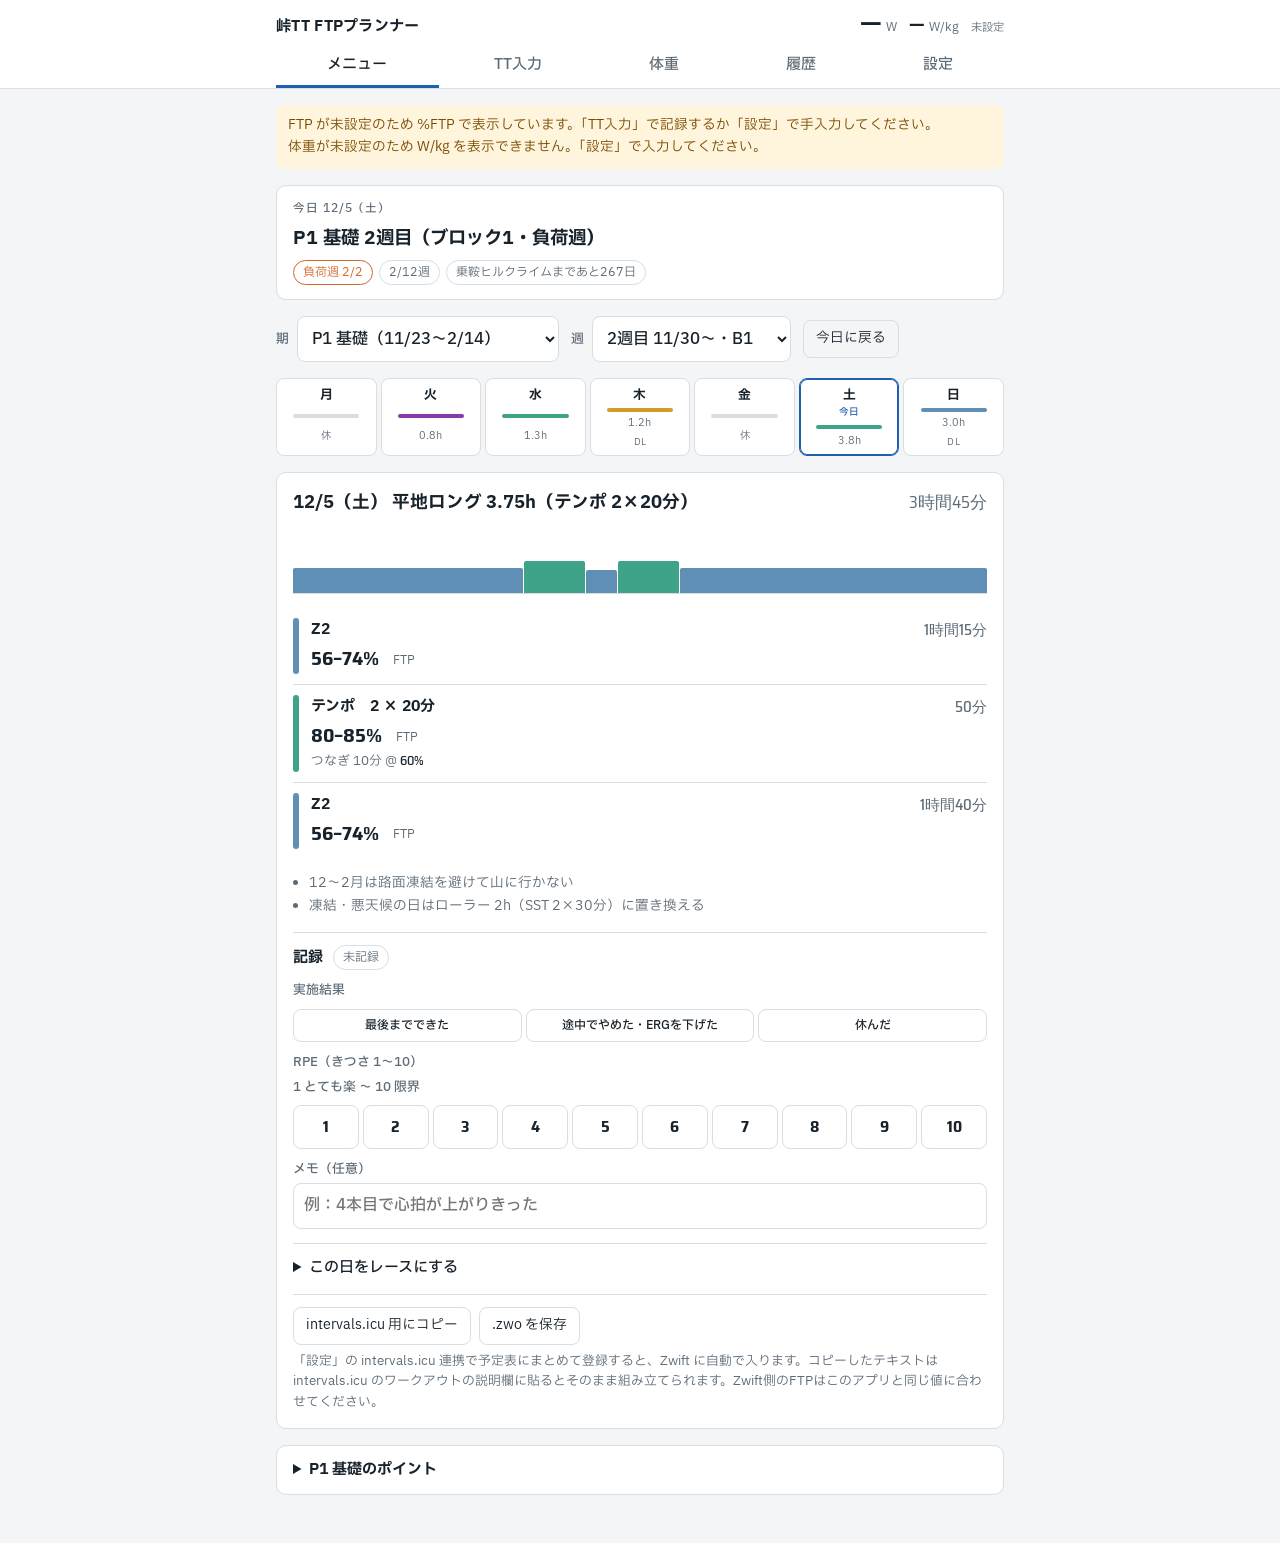
<file: tt-ftp/index.html>
<!doctype html>
<html lang="ja">
<head>
<meta charset="utf-8">
<meta name="viewport" content="width=device-width, initial-scale=1, viewport-fit=cover">
<title>峠TT FTPプランナー</title>
<meta name="claude:viewport-fit-sides" content="cover">
<link rel="manifest" href="manifest.webmanifest">
<link rel="icon" type="image/png" sizes="192x192" href="icons/icon-192.png">
<link rel="apple-touch-icon" href="icons/apple-touch-icon.png">
<meta name="apple-mobile-web-app-title" content="峠TT">
<meta name="mobile-web-app-capable" content="yes">
<meta name="apple-mobile-web-app-capable" content="yes">
<meta name="theme-color" content="#ffffff" media="(prefers-color-scheme: light)">
<meta name="theme-color" content="#1a232a" media="(prefers-color-scheme: dark)">
<link rel="preconnect" href="https://fonts.googleapis.com">
<link rel="preconnect" href="https://fonts.gstatic.com" crossorigin>
<link rel="stylesheet" href="https://fonts.googleapis.com/css2?family=Saira+Semi+Condensed:wght@500;700&family=IBM+Plex+Sans+JP:wght@400;500;700&display=swap">
<link rel="stylesheet" href="style.css?v=dev">
</head>
<body>
<header class="topbar">
  <div class="topbar-inner">
    <div class="brand">峠TT FTPプランナー</div>
    <div class="ftp-summary" id="ftpSummary" aria-live="polite">
      <span class="ftp-num" id="ftpHeadW">—</span><span class="unit">W</span>
      <span class="ftp-num small" id="ftpHeadWkg">—</span><span class="unit">W/kg</span>
      <span class="ftp-src" id="ftpHeadSrc"></span>
    </div>
  </div>
  <nav class="tabs" role="tablist">
    <button role="tab" id="tab-menu" aria-controls="view-menu" aria-selected="true">メニュー</button>
    <button role="tab" id="tab-tt" aria-controls="view-tt" aria-selected="false">TT入力</button>
    <button role="tab" id="tab-weight" aria-controls="view-weight" aria-selected="false">体重</button>
    <button role="tab" id="tab-history" aria-controls="view-history" aria-selected="false">履歴</button>
    <button role="tab" id="tab-prefs" aria-controls="view-prefs" aria-selected="false">設定</button>
  </nav>
</header>

<main class="wrap">

  <!-- メニュー -->
  <section id="view-menu" role="tabpanel" aria-labelledby="tab-menu">
    <div class="notice" id="menuNotice" hidden></div>
    <div class="review-prompt" id="backupPrompt" hidden>
      <span>今週のバックアップがまだです。</span>
      <button type="button" class="ghost" id="backupPromptBtn">Google ドライブに保存</button>
    </div>
    <div class="weigh-prompt" id="weighPrompt" hidden>
      <label class="field">今週の体重を記録（月曜）
        <span class="inline-input"><input type="number" id="promptKg" inputmode="decimal" step="0.1" min="20" placeholder="62.5"><span class="unit">kg</span>
        <button type="button" class="primary" id="promptSave">記録</button></span>
      </label>
    </div>
    <div class="today" id="todayCard"></div>
    <div class="review-prompt" id="reviewPrompt" hidden>
      <span>回復週です。土日の FTP テストのあとに、このブロックを振り返って次のブロックの強度を決めましょう。</span>
      <button type="button" class="ghost" id="openReview">ブロック振り返りを開く</button>
    </div>

    <div class="browse">
      <label class="field inline">期
        <select id="phaseSelect"></select>
      </label>
      <label class="field inline">週
        <select id="weekSelect"></select>
      </label>
      <button type="button" class="ghost" id="backToday">今日に戻る</button>
    </div>
    <div class="week-strip" id="weekStrip" role="tablist" aria-label="曜日"></div>
    <article class="day" id="dayDetail"></article>
    <details class="phase-notes" id="phaseNotes"></details>
  </section>

  <!-- TT入力 -->
  <section id="view-tt" role="tabpanel" aria-labelledby="tab-tt" hidden>
    <form id="ttForm" novalidate>
      <div class="seg-toggle" role="radiogroup" aria-label="入力モード">
        <label><input type="radio" name="mode" id="modeA" value="A" checked> パワーメーターあり</label>
        <label><input type="radio" name="mode" id="modeB" value="B"> タイムのみ</label>
      </div>

      <div class="grid2">
        <label class="field">日付<input type="date" id="ttDate" required></label>
        <label class="field">峠名<input type="text" id="ttName" placeholder="例：ヤビツ峠" autocomplete="off"></label>
      </div>

      <fieldset id="fieldsA" class="grid2">
        <label class="field">平均パワー (W)<input type="number" id="aPower" inputmode="decimal" min="1" step="1" placeholder="330"></label>
        <label class="field">所要時間 (分:秒)<input type="text" id="aTime" inputmode="numeric" placeholder="40:00" autocomplete="off"></label>
      </fieldset>

      <fieldset id="fieldsB" class="grid2" hidden>
        <label class="field">距離 (km)<input type="number" id="bDist" inputmode="decimal" min="0.1" step="0.01" placeholder="11.6"></label>
        <label class="field">獲得標高 (m)<input type="number" id="bGain" inputmode="decimal" min="0" step="1" placeholder="590"></label>
        <label class="field">タイム (分:秒)<input type="text" id="bTime" inputmode="numeric" placeholder="38:20" autocomplete="off"></label>
        <label class="field">平均標高 (m・任意)<input type="number" id="bAlt" inputmode="decimal" step="1" placeholder="未入力なら海面"></label>
      </fieldset>

      <div class="result" id="ttResult" aria-live="polite"></div>
      <p class="hint" id="ttHint"></p>
      <button type="submit" class="primary" id="ttSave" disabled>この結果を保存してFTPに反映</button>
      <p class="toast" id="ttToast" role="status" hidden></p>
    </form>
  </section>

  <!-- 履歴 -->
  <!-- 体重 -->
  <section id="view-weight" role="tabpanel" aria-labelledby="tab-weight" hidden>
    <form class="weigh-form" id="weighForm" novalidate>
      <label class="field">週（月曜の日付で記録）<input type="date" id="weighDate"></label>
      <label class="field">体重 (kg)<input type="number" id="weighKg" inputmode="decimal" step="0.1" min="20" placeholder="62.5"></label>
      <button type="submit" class="primary" id="weighSave">記録</button>
    </form>
    <p class="toast" id="weighToast" role="status" hidden></p>
    <div class="weigh-stats" id="weighStats" aria-live="polite"></div>
    <figure class="weigh-chart">
      <figcaption class="chart-head">
        <span class="chart-title">体重の推移と減量計画</span>
        <span class="legend">
          <span class="key actual"><svg width="22" height="10" aria-hidden="true"><line x1="1" y1="5" x2="21" y2="5"></line><circle cx="11" cy="5" r="3.5"></circle></svg>実測</span>
          <span class="key plan"><svg width="22" height="10" aria-hidden="true"><line x1="1" y1="5" x2="21" y2="5"></line></svg>計画</span>
        </span>
      </figcaption>
      <div class="range-toggle" role="radiogroup" aria-label="表示期間">
        <label><input type="radio" name="weighRange" id="rangeRecent" value="recent" checked> 直近12週</label>
        <label><input type="radio" name="weighRange" id="rangeAll" value="all"> 全期間</label>
      </div>
      <div class="chart-box" id="weighChart"></div>
    </figure>
    <label class="field">計画の開始体重（11/2・kg）<input type="number" id="planStartKg" inputmode="decimal" step="0.1" min="20" placeholder="最初の記録を使います"></label>
    <div class="table-scroll">
      <table class="history">
        <thead><tr><th>週</th><th class="num">体重</th><th class="num">計画</th><th class="num">差</th><th class="num">前週比</th><th></th></tr></thead>
        <tbody id="weighBody"></tbody>
      </table>
    </div>
    <p class="hint" id="weighEmpty" hidden>まだ記録がありません。毎週月曜に体重を記録すると、ここに一覧とグラフが出ます。</p>
  </section>

  <section id="view-history" role="tabpanel" aria-labelledby="tab-history" hidden>
    <div class="review" id="reviewBox">
      <h2>ブロック振り返り</h2>
      <p class="hint">キーセッションの記録（実施結果・RPE）と intervals.icu の心拍から判定し、次のブロックの強度と Z2 の量を提案します。</p>
      <div class="grid2">
        <label class="field">振り返るブロック<select id="reviewBlock"></select></label>
        <label class="field">最大心拍 maxHR (bpm)<input type="number" id="pMaxHr" inputmode="numeric" min="100" max="230" step="1" placeholder="intervals.icu の値を使います"></label>
      </div>
      <div class="btn-row">
        <button type="button" class="primary" id="reviewFetch">intervals.icu から取得して判定</button>
        <button type="button" class="ghost" id="reviewLocal">記録だけで判定</button>
      </div>
      <p class="toast" id="reviewStatus" role="status" hidden></p>
      <div id="reviewResult"></div>
      <div id="adjHistory"></div>
    </div>

    <h2 class="section-title">TT の履歴</h2>
    <div class="table-scroll">
      <table class="history">
        <thead><tr><th>日付</th><th>峠名</th><th class="num">平均P</th><th class="num">FTP</th><th class="num">W/kg</th><th></th></tr></thead>
        <tbody id="historyBody"></tbody>
      </table>
    </div>
    <p class="hint" id="historyEmpty" hidden>まだ記録がありません。「TT入力」から保存すると、ここに一覧で残ります。</p>
  </section>

  <!-- 設定 -->
  <section id="view-prefs" role="tabpanel" aria-labelledby="tab-prefs" hidden>
    <form id="prefsForm" novalidate>
      <div class="grid2">
        <label class="field">体重 (kg・必須)<input type="number" id="pWeight" inputmode="decimal" min="20" step="0.1" placeholder="63.0" required></label>
        <label class="field">FTP 手入力 (W・任意)<input type="number" id="pFtp" inputmode="decimal" min="1" step="1" placeholder="空欄ならTT結果"></label>
      </div>
      <p class="hint">FTP を手入力すると、TT結果より優先されます。空欄に戻すと最新のTT結果を使います。</p>

      <div class="predict" id="climbPrediction" aria-live="polite"></div>
      <div class="grid2 alt-opts">
        <label class="field">高地によるパワー低下
          <select id="pAltMode">
            <option value="plan">計画の仮定（一律 −6%）</option>
            <option value="bassett">標高に応じて（高地順応なし）</option>
            <option value="accl">標高に応じて（高地順応あり）</option>
            <option value="off">考慮しない</option>
          </select>
        </label>
        <label class="field">FTPを測った場所の標高 (m)<input type="number" id="pFtpAlt" inputmode="numeric" step="10" min="0" placeholder="0"></label>
      </div>

      <div class="rm-box" id="rmBox">
        <h2>デッドリフト 1RM</h2>
        <div class="rm-current" id="rmCurrent"></div>
        <div class="rm-form" data-rmform>
          <div class="grid3">
            <label class="field">日付<input type="date" class="rm-date" id="rmDate"></label>
            <label class="field">重さ (kg)<input type="number" class="rm-kg" id="rmKg" inputmode="decimal" step="2.5" min="20" placeholder="120"></label>
            <label class="field">回数<select class="rm-reps" id="rmReps"><option value="1">1回</option><option value="2">2回</option><option value="3">3回</option><option value="4">4回</option><option value="5">5回</option><option value="6">6回</option></select></label>
          </div>
          <p class="rm-preview hint" aria-live="polite">その日いちばん限界に近かったセットの重さと回数を入れると、1RM に換算します（Brzycki の式）。</p>
          <button type="button" class="primary rm-save" disabled>この 1RM を保存</button>
        </div>
        <div class="table-scroll" id="rmHistoryWrap">
          <table class="history"><thead><tr><th>日付</th><th>入力</th><th class="num">1RM</th><th></th></tr></thead><tbody id="rmHistory"></tbody></table>
        </div>
      </div>
      <details class="advanced">
        <summary>詳細設定</summary>
        <div class="grid2">
          <label class="field">自転車＋装備 (kg)<input type="number" id="pBike" inputmode="decimal" step="0.1" min="0"></label>
          <label class="field">CdA (m²)<input type="number" id="pCda" inputmode="decimal" step="0.01" min="0"></label>
          <label class="field">Crr<input type="number" id="pCrr" inputmode="decimal" step="0.0005" min="0"></label>
          <label class="field">駆動損失 (%)<input type="number" id="pLoss" inputmode="decimal" step="0.5" min="0" max="50"></label>
          <label class="field">FTP換算の指数 k<input type="number" id="pK" inputmode="decimal" step="0.005"></label>
        </div>
        <button type="button" class="ghost" id="resetAdvanced">初期値に戻す</button>
      </details>
      <p class="toast" id="prefsToast" role="status" hidden>保存しました</p>

      <div class="link-box">
        <h2>Zwift に送る（intervals.icu 経由）</h2>
        <ol class="steps">
          <li>intervals.icu の Settings → Zwift の「Connect」で Zwift と連携しておく（初回だけ）</li>
          <li>intervals.icu の Settings → Developer Settings にある API キーを下に貼る</li>
          <li>「登録」を押すと、メニューが intervals.icu の予定表に入り、直近7日分が Zwift に送られる</li>
        </ol>
        <label class="field">intervals.icu の API キー<input type="password" id="pIcuKey" autocomplete="off" spellcheck="false"></label>
        <div class="btn-row">
          <button type="button" class="primary" id="icuUpload4">今日から4週間を登録</button>
          <button type="button" class="ghost" id="icuUploadAll">レースまで全部登録</button>
        </div>
        <p class="hint">同じ日付を登録し直すと上書きされます。強度は%FTPで入るので、Zwift と intervals.icu の FTP をこのアプリの FTP に合わせてください。API キーはこの端末のブラウザにだけ保存されます。</p>
        <p class="toast" id="icuStatus" role="status" hidden></p>
      </div>

      <div class="link-box" id="raceBox">
        <h2>出場レース</h2>
        <p class="hint">メニュー画面でその日を開き「この日をレースにする」から入れます。優先度 B は3日前からテーパー（休養日はそのまま）、C はテーパーなし。レースの日はデッドリフトなし、B のテーパー中は重量70%。</p>
        <div id="raceList"></div>
      </div>

      <div class="link-box" id="backupBox">
        <h2>バックアップ（Google ドライブ）</h2>
        <p class="hint">毎週月曜に体重を記録すると、Google ドライブの専用フォルダ「峠TTプランナー バックアップ」に、この端末のデータを JSON で保存します。月曜に記録しなかった週は、次に開いたときにメニュー画面でお知らせします。intervals.icu の API キーは含めません。</p>
        <label class="field">Google のクライアント ID（初回だけ）<input type="text" id="pGoogleClientId" autocomplete="off" spellcheck="false" placeholder="xxxxxxxx.apps.googleusercontent.com"></label>
        <p class="rm-current" id="backupLast"></p>
        <div class="btn-row">
          <button type="button" class="primary" id="backupNow">今すぐバックアップ</button>
          <button type="button" class="ghost" id="backupList">バックアップから復元</button>
        </div>
        <p class="toast" id="backupStatus" role="status" hidden></p>
        <div id="backupFiles"></div>
      </div>
    </form>
  </section>
</main>

<script src="calc.js?v=dev"></script>
<script src="zwo.js?v=dev"></script>
<script src="intervals.js?v=dev"></script>
<script src="review.js?v=dev"></script>
<script src="races.js?v=dev"></script>
<script src="strength.js?v=dev"></script>
<script src="backup.js?v=dev"></script>
<script src="gdrive.js?v=dev"></script>
<script src="app.js?v=dev"></script>
</body>
</html>
</file>
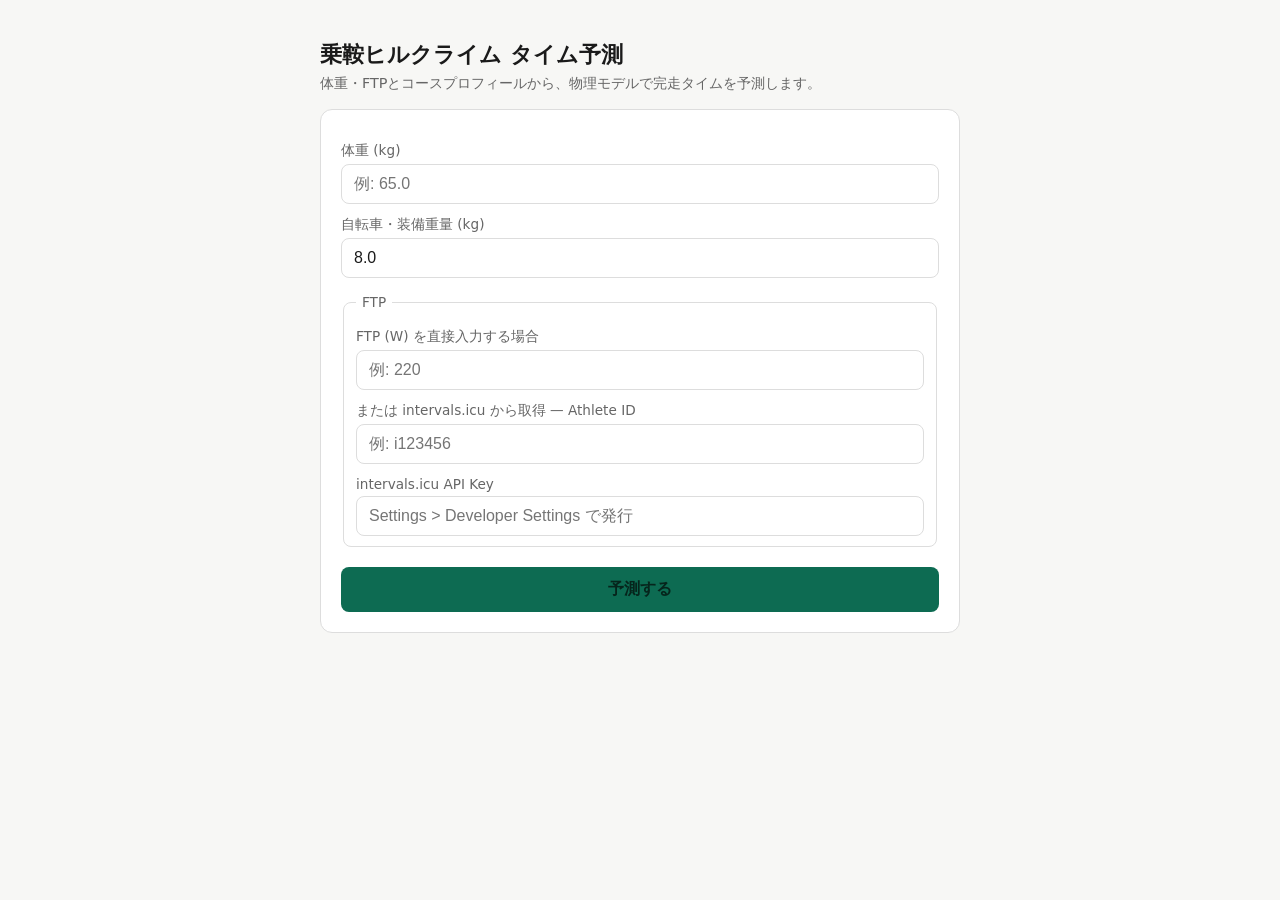
<file: web/src/main/resources/static/index.html>
<!doctype html>
<html lang="ja">
<head>
<meta charset="utf-8" />
<meta name="viewport" content="width=device-width, initial-scale=1" />
<title>乗鞍ヒルクライム タイム予測</title>
<style>
  :root {
    color-scheme: light dark;
    --bg: #f7f7f5;
    --fg: #1a1a1a;
    --card: #ffffff;
    --border: #ddd;
    --accent: #0d6b52;
    --muted: #666;
  }
  @media (prefers-color-scheme: dark) {
    :root {
      --bg: #16181c;
      --fg: #e8e8e6;
      --card: #1f2226;
      --border: #33383e;
      --accent: #4fd1a5;
      --muted: #9aa0a6;
    }
  }
  * { box-sizing: border-box; }
  body {
    margin: 0;
    background: var(--bg);
    color: var(--fg);
    font-family: system-ui, -apple-system, "Hiragino Sans", "Yu Gothic", sans-serif;
    padding: 24px 16px 64px;
  }
  main { max-width: 640px; margin: 0 auto; }
  h1 { font-size: 1.4rem; margin-bottom: 4px; }
  p.lead { color: var(--muted); margin-top: 0; font-size: 0.9rem; }
  .card {
    background: var(--card);
    border: 1px solid var(--border);
    border-radius: 12px;
    padding: 20px;
    margin-top: 16px;
  }
  label { display: block; font-size: 0.85rem; margin: 12px 0 4px; color: var(--muted); }
  input {
    width: 100%;
    padding: 10px 12px;
    border-radius: 8px;
    border: 1px solid var(--border);
    background: transparent;
    color: var(--fg);
    font-size: 1rem;
  }
  fieldset { border: 1px solid var(--border); border-radius: 8px; margin-top: 16px; }
  legend { padding: 0 6px; font-size: 0.85rem; color: var(--muted); }
  button {
    margin-top: 20px;
    width: 100%;
    padding: 12px;
    border: none;
    border-radius: 8px;
    background: var(--accent);
    color: #06251c;
    font-weight: 600;
    font-size: 1rem;
    cursor: pointer;
  }
  button:disabled { opacity: 0.6; cursor: default; }
  #error { color: #d64545; margin-top: 12px; white-space: pre-wrap; }
  #result { margin-top: 16px; }
  .total-time { font-size: 1.6rem; font-weight: 700; }
  table { width: 100%; border-collapse: collapse; margin-top: 12px; font-size: 0.9rem; }
  th, td { text-align: left; padding: 8px 4px; border-bottom: 1px solid var(--border); }
  th { color: var(--muted); font-weight: 500; }
  [hidden] { display: none !important; }
</style>
</head>
<body>
<main>
  <h1>乗鞍ヒルクライム タイム予測</h1>
  <p class="lead">体重・FTPとコースプロフィールから、物理モデルで完走タイムを予測します。</p>

  <form class="card" id="predict-form">
    <label for="weightKg">体重 (kg)</label>
    <input id="weightKg" name="weightKg" type="number" step="0.1" min="1" required placeholder="例: 65.0" />

    <label for="bikeWeightKg">自転車・装備重量 (kg)</label>
    <input id="bikeWeightKg" name="bikeWeightKg" type="number" step="0.1" min="0" value="8.0" />

    <fieldset>
      <legend>FTP</legend>
      <label for="ftpWatts">FTP (W) を直接入力する場合</label>
      <input id="ftpWatts" name="ftpWatts" type="number" step="1" min="1" placeholder="例: 220" />

      <label for="athleteId">または intervals.icu から取得 — Athlete ID</label>
      <input id="athleteId" name="athleteId" type="text" placeholder="例: i123456" />

      <label for="apiKey">intervals.icu API Key</label>
      <input id="apiKey" name="apiKey" type="password" placeholder="Settings &gt; Developer Settings で発行" />
    </fieldset>

    <button type="submit" id="submit-btn">予測する</button>
  </form>

  <div id="error" hidden></div>

  <div class="card" id="result" hidden>
    <div class="total-time" id="total-time"></div>
    <div id="summary"></div>
    <table>
      <thead>
        <tr><th>区間</th><th>距離</th><th>勾配</th><th>目標W</th><th>タイム</th></tr>
      </thead>
      <tbody id="segments-body"></tbody>
    </table>
  </div>
</main>

<script>
function formatDuration(totalSeconds) {
  const h = Math.floor(totalSeconds / 3600);
  const m = Math.floor((totalSeconds % 3600) / 60);
  const s = Math.floor(totalSeconds % 60);
  return h > 0 ? `${h}時間${m}分${s}秒` : `${m}分${s}秒`;
}

const form = document.getElementById('predict-form');
const errorEl = document.getElementById('error');
const resultEl = document.getElementById('result');
const submitBtn = document.getElementById('submit-btn');

form.addEventListener('submit', async (e) => {
  e.preventDefault();
  errorEl.hidden = true;
  resultEl.hidden = true;
  submitBtn.disabled = true;
  submitBtn.textContent = '計算中...';

  const data = new FormData(form);
  const weightKg = parseFloat(data.get('weightKg'));
  const bikeWeightKg = parseFloat(data.get('bikeWeightKg'));
  const ftpRaw = data.get('ftpWatts');
  const athleteId = data.get('athleteId');
  const apiKey = data.get('apiKey');

  const body = { weightKg, bikeWeightKg: isNaN(bikeWeightKg) ? undefined : bikeWeightKg };
  if (ftpRaw) {
    body.ftpWatts = parseInt(ftpRaw, 10);
  } else {
    body.athleteId = athleteId || undefined;
    body.apiKey = apiKey || undefined;
  }

  try {
    const res = await fetch('/api/predict', {
      method: 'POST',
      headers: { 'Content-Type': 'application/json' },
      body: JSON.stringify(body),
    });
    const json = await res.json();
    if (!res.ok) {
      throw new Error(json.error || `HTTP ${res.status}`);
    }

    document.getElementById('total-time').textContent =
      '予測合計タイム: ' + formatDuration(json.totalTimeSeconds);
    document.getElementById('summary').textContent =
      `体重 ${json.weightKg.toFixed(1)}kg / FTP ${json.ftpWatts}W / ` +
      `${json.wattsPerKg.toFixed(2)} W/kg / 平均出力目安 ${json.averagePowerWatts.toFixed(0)}W`;

    const tbody = document.getElementById('segments-body');
    tbody.innerHTML = '';
    for (const seg of json.segments) {
      const tr = document.createElement('tr');
      tr.innerHTML = `
        <td>${seg.name}</td>
        <td>${seg.distanceKm.toFixed(1)}km</td>
        <td>${seg.averageGradientPercent.toFixed(1)}%</td>
        <td>${seg.targetPowerWatts.toFixed(0)}W</td>
        <td>${formatDuration(seg.timeSeconds)}</td>
      `;
      tbody.appendChild(tr);
    }
    resultEl.hidden = false;
  } catch (err) {
    errorEl.textContent = err.message;
    errorEl.hidden = false;
  } finally {
    submitBtn.disabled = false;
    submitBtn.textContent = '予測する';
  }
});
</script>
</body>
</html>
</file>
<file: tt-ftp/style.css>
/* レイアウト: 上部固定バー(現在FTP + タブ) → 1カラムの作業領域。メニューはゾーン色の区間バーで強度を表す */
:root {
  --bg: #f3f5f6;
  --surface: #ffffff;
  --ink: #18222b;
  --muted: #5d6b77;
  --line: #d8dee3;
  --accent: #1f5faf;
  --accent-ink: #ffffff;
  --warn-bg: #fff4dc;
  --warn-ink: #7a4b00;
  --z1: #9fb3c2;
  --z2: #5f8fb4;
  --z3: #3fa38a;
  --z4: #d49a2a;
  --z5: #d2662b;
  --z6: #c23a3a;
  --z7: #8a3aa8;
  --series-actual: #1f5faf;
  --series-plan: #d2662b;
  --font-display: "Saira Semi Condensed", "Arial Narrow", "Helvetica Neue", sans-serif;
  --font-body: "IBM Plex Sans JP", "Hiragino Sans", "Noto Sans JP", system-ui, sans-serif;
  --radius: 10px;
}
@media (prefers-color-scheme: dark) {
  :root:not([data-theme="light"]) {
    --bg: #11171c; --surface: #1a232a; --ink: #e6ecf0; --muted: #98a6b2; --line: #2c3842;
    --accent: #6ea4ea; --accent-ink: #0d1620; --warn-bg: #3a2c10; --warn-ink: #f2c879;
    --series-actual: #5b95e0; --series-plan: #d06a35;
    --z1: #6d8091; --z2: #4f84ad; --z3: #3a9a83; --z4: #c99228; --z5: #d06a35; --z6: #d24c4c; --z7: #a457c2;
    color-scheme: dark;
  }
}
:root[data-theme="dark"] {
  --bg: #11171c; --surface: #1a232a; --ink: #e6ecf0; --muted: #98a6b2; --line: #2c3842;
  --accent: #6ea4ea; --accent-ink: #0d1620; --warn-bg: #3a2c10; --warn-ink: #f2c879;
  --series-actual: #5b95e0; --series-plan: #d06a35;
  --z1: #6d8091; --z2: #4f84ad; --z3: #3a9a83; --z4: #c99228; --z5: #d06a35; --z6: #d24c4c; --z7: #a457c2;
  color-scheme: dark;
}

* { box-sizing: border-box; }
/* display を指定した要素でも hidden 属性で確実に隠す */
[hidden] { display: none !important; }
html { -webkit-text-size-adjust: 100%; }
body {
  margin: 0;
  background: var(--bg);
  color: var(--ink);
  font-family: var(--font-body);
  font-size: 15px;
  line-height: 1.6;
}
body::before {
  content: ""; position: fixed; inset: 0 0 auto; height: env(safe-area-inset-top, 0px);
  z-index: 10; background: var(--surface);
}

/* ---------- 上部バー ---------- */
.topbar {
  position: sticky; top: env(safe-area-inset-top, 0px); z-index: 5;
  background: var(--surface);
  border-bottom: 1px solid var(--line);
}
.topbar-inner, .tabs {
  max-width: 760px; margin: 0 auto;
  padding-left: max(16px, env(safe-area-inset-left, 0px));
  padding-right: max(16px, env(safe-area-inset-right, 0px));
}
.topbar-inner {
  display: flex; flex-wrap: wrap; align-items: baseline; justify-content: space-between;
  gap: 4px 16px; padding-block: 10px 6px;
}
.brand { font-weight: 700; font-size: 0.95rem; letter-spacing: 0.02em; }
.ftp-summary { display: flex; align-items: baseline; gap: 4px; font-variant-numeric: tabular-nums; }
.ftp-num { font-family: var(--font-display); font-weight: 700; font-size: 1.6rem; line-height: 1; }
.ftp-num.small { font-size: 1.15rem; margin-left: 8px; }
.unit { font-size: 0.75rem; color: var(--muted); }
.ftp-src { font-size: 0.7rem; color: var(--muted); margin-left: 8px; }

.tabs { display: flex; gap: 4px; overflow-x: auto; }
.tabs button {
  flex: 1 0 auto; border: 0; background: none; color: var(--muted);
  font: inherit; font-weight: 500; padding: 8px 10px; cursor: pointer;
  border-bottom: 3px solid transparent;
}
.tabs button[aria-selected="true"] { color: var(--ink); border-bottom-color: var(--accent); }

/* ---------- 共通 ---------- */
.wrap {
  max-width: 760px; margin: 0 auto;
  padding-left: max(16px, env(safe-area-inset-left, 0px));
  padding-right: max(16px, env(safe-area-inset-right, 0px));
  padding-block: 16px 48px;
}
section { display: grid; gap: 16px; }
section[hidden] { display: none; }
h2, h3 { text-wrap: balance; margin: 0; line-height: 1.3; }
:focus-visible { outline: 2px solid var(--accent); outline-offset: 2px; }

.field { display: grid; gap: 4px; font-size: 0.8rem; color: var(--muted); font-weight: 500; min-width: 0; }
.field.inline { display: flex; align-items: center; gap: 8px; }
input, select {
  font: inherit; font-size: 1rem; color: var(--ink); background: var(--surface);
  border: 1px solid var(--line); border-radius: 8px; padding: 9px 10px; width: 100%; min-width: 0;
  font-variant-numeric: tabular-nums;
}
.field.inline select { width: auto; }
fieldset { border: 0; margin: 0; padding: 0; min-width: 0; }
.grid2 { display: grid; grid-template-columns: repeat(auto-fit, minmax(150px, 1fr)); gap: 12px; }

button { font: inherit; cursor: pointer; }
.primary {
  background: var(--accent); color: var(--accent-ink); border: 0; border-radius: 8px;
  padding: 12px 16px; font-weight: 700; width: 100%;
}
.primary:disabled { opacity: 0.4; cursor: not-allowed; }
.ghost {
  background: none; border: 1px solid var(--line); color: var(--ink);
  border-radius: 8px; padding: 7px 12px; font-size: 0.85rem;
}
.hint { margin: 0; font-size: 0.8rem; color: var(--muted); }
.notice, .warn {
  background: var(--warn-bg); color: var(--warn-ink);
  border-radius: 8px; padding: 10px 12px; font-size: 0.85rem; margin: 0;
}
.toast { margin: 0; font-size: 0.85rem; color: var(--accent); font-weight: 500; }

/* ---------- メニュー ---------- */
.today {
  background: var(--surface); border: 1px solid var(--line); border-radius: var(--radius);
  padding: 14px 16px; display: grid; gap: 6px;
}
.today .eyebrow { font-size: 0.72rem; letter-spacing: 0.08em; color: var(--muted); font-weight: 500; }
.today .headline { font-size: 1.15rem; font-weight: 700; }
.chips { display: flex; flex-wrap: wrap; gap: 6px; }
.chip {
  font-size: 0.75rem; padding: 2px 9px; border-radius: 999px;
  border: 1px solid var(--line); color: var(--muted); white-space: nowrap;
}
.chip.load { border-color: var(--z5); color: var(--z5); }
.chip.recovery { border-color: var(--z3); color: var(--z3); }
.chip.peak { border-color: var(--z7); color: var(--z7); }

.browse { display: flex; flex-wrap: wrap; align-items: center; gap: 8px 12px; }

.week-strip { display: grid; grid-template-columns: repeat(7, minmax(0, 1fr)); gap: 4px; }
.week-strip button {
  border: 1px solid var(--line); background: var(--surface); color: var(--ink);
  border-radius: 8px; padding: 6px 2px 5px; display: grid; gap: 3px; justify-items: center; min-width: 0;
}
.week-strip button[aria-selected="true"] { border-color: var(--accent); box-shadow: inset 0 0 0 1px var(--accent); }
.week-strip .dname { font-size: 0.8rem; font-weight: 700; }
.week-strip .dname.today-mark::after { content: "今日"; display: block; font-size: 0.6rem; color: var(--accent); font-weight: 500; }
.week-strip .dmeta { font-size: 0.65rem; color: var(--muted); font-variant-numeric: tabular-nums; }
.week-strip .dbar { width: 70%; height: 4px; border-radius: 2px; background: var(--line); }

.day { background: var(--surface); border: 1px solid var(--line); border-radius: var(--radius); padding: 16px; display: grid; gap: 14px; min-width: 0; }
.day-head { display: flex; flex-wrap: wrap; justify-content: space-between; align-items: baseline; gap: 4px 12px; }
.day-head h2 { font-size: 1.1rem; }
.day-total { font-family: var(--font-display); font-size: 1.05rem; color: var(--muted); font-variant-numeric: tabular-nums; }

/* 区間の強度プロファイル(幅=時間、高さ=%FTP) */
.profile { display: flex; align-items: flex-end; gap: 1px; height: 64px; border-bottom: 1px solid var(--line); }
.profile span { display: block; min-width: 1px; border-radius: 2px 2px 0 0; }

.segs { list-style: none; margin: 0; padding: 0; display: grid; gap: 0; }
.seg {
  display: grid; grid-template-columns: 6px minmax(0, 1fr) auto; gap: 4px 12px;
  padding: 10px 0; border-top: 1px solid var(--line);
}
.seg:first-child { border-top: 0; }
.seg .zone { grid-row: 1 / span 3; border-radius: 3px; }
.seg .label { font-weight: 700; }
.seg .time { font-family: var(--font-display); font-weight: 500; color: var(--muted); font-variant-numeric: tabular-nums; text-align: right; }
.seg .power { grid-column: 2 / 4; display: flex; flex-wrap: wrap; gap: 2px 14px; font-variant-numeric: tabular-nums; }
.seg .w { font-family: var(--font-display); font-weight: 700; font-size: 1.25rem; line-height: 1.2; }
.seg .wkg { font-family: var(--font-display); font-size: 1rem; color: var(--muted); align-self: end; }
.seg .pct { font-size: 0.75rem; color: var(--muted); align-self: end; }
.seg .sub { grid-column: 2 / 4; font-size: 0.8rem; color: var(--muted); }
.seg .sub b { font-family: var(--font-display); color: var(--ink); font-weight: 500; }

.day-notes { margin: 0; padding-left: 1.2em; font-size: 0.85rem; color: var(--muted); display: grid; gap: 2px; }
.session-log { display: grid; gap: 10px; border-top: 1px solid var(--line); padding-top: 12px; }
.log-head { display: flex; flex-wrap: wrap; align-items: center; gap: 6px 10px; }
.rpe-grid { display: grid; grid-template-columns: repeat(10, minmax(0, 1fr)); gap: 4px; margin-top: 4px; }
.rpe-grid button, .result-toggle button {
  border: 1px solid var(--line); background: var(--surface); color: var(--ink); border-radius: 8px;
  font-family: var(--font-display); font-weight: 700; font-size: 1rem; padding: 8px 0; min-width: 0;
}
.rpe-grid button[aria-checked="true"], .result-toggle button[aria-checked="true"] { background: var(--accent); color: var(--accent-ink); border-color: var(--accent); }
.rpe-grid button:disabled { opacity: 0.35; }
.result-toggle { display: grid; grid-template-columns: repeat(3, minmax(0, 1fr)); gap: 4px; margin-top: 4px; }
.result-toggle button { font-family: var(--font-body); font-weight: 500; font-size: 0.75rem; padding: 8px 4px; line-height: 1.3; }
.race-box { display: grid; gap: 10px; border-top: 1px solid var(--line); padding-top: 12px; }
.race-box summary { cursor: pointer; font-weight: 500; }
.race-box[open] { display: grid; gap: 10px; }
.zwo-row { display: grid; gap: 6px; justify-items: start; border-top: 1px solid var(--line); padding-top: 12px; }
.predict { background: var(--surface); border: 1px solid var(--line); border-radius: var(--radius); padding: 14px 16px; display: grid; gap: 10px; min-width: 0; }
.predict h2 { font-size: 1rem; }
.predict .eyebrow { font-size: 0.72rem; letter-spacing: 0.08em; color: var(--muted); font-weight: 500; }
.predict-time { font-family: var(--font-display); font-weight: 700; font-size: 2.6rem; line-height: 1; font-variant-numeric: tabular-nums; }
.predict table { width: 100%; border-collapse: collapse; font-size: 0.8rem; white-space: nowrap; }
.predict th, .predict td { padding: 6px 6px; border-top: 1px solid var(--line); text-align: left; }
.predict th { font-size: 0.7rem; color: var(--muted); font-weight: 500; }
.predict td:first-child { white-space: normal; padding-left: 0; }
.predict th:first-child { padding-left: 0; }
.predict th:last-child, .predict td:last-child { padding-right: 0; }
.predict .num { text-align: right; font-family: var(--font-display); font-variant-numeric: tabular-nums; font-size: 0.95rem; }
.predict .scroll { overflow-x: auto; }
.predict .sub { font-size: 0.8rem; color: var(--muted); margin: 0; font-variant-numeric: tabular-nums; }
.predict .sub b { font-family: var(--font-display); color: var(--ink); }
.alt-opts { margin-top: 2px; }
.predict-meta { display: flex; flex-wrap: wrap; gap: 4px 14px; font-size: 0.85rem; color: var(--muted); font-variant-numeric: tabular-nums; }
.predict-meta b { font-family: var(--font-display); font-size: 1.05rem; color: var(--ink); font-weight: 700; }
.weigh-prompt { background: var(--surface); border: 1px solid var(--accent); border-radius: var(--radius); padding: 12px 16px; }
.inline-input { display: flex; align-items: center; gap: 8px; }
.inline-input input { max-width: 8em; }
.inline-input .primary { width: auto; padding: 9px 16px; }
.weigh-form { display: grid; grid-template-columns: repeat(auto-fit, minmax(130px, 1fr)); gap: 12px; align-items: end; }
.weigh-stats { display: grid; gap: 8px; }
.weigh-stats:empty { display: none; }
.weigh-stats .diff { font-family: var(--font-display); font-weight: 700; }
.weigh-chart { margin: 0; background: var(--surface); border: 1px solid var(--line); border-radius: var(--radius); padding: 12px 12px 8px; display: grid; gap: 6px; min-width: 0; }
.chart-head { display: flex; flex-wrap: wrap; justify-content: space-between; align-items: center; gap: 4px 12px; }
.chart-title { font-weight: 700; font-size: 0.9rem; }
.legend { display: flex; gap: 12px; font-size: 0.75rem; color: var(--muted); }
.legend .key { display: inline-flex; align-items: center; gap: 4px; }
.key.actual line { stroke: var(--series-actual); stroke-width: 2; }
.key.actual circle { fill: var(--series-actual); stroke: var(--surface); stroke-width: 1.5; }
.key.plan line { stroke: var(--series-plan); stroke-width: 2; stroke-dasharray: 4 3; }
.range-toggle { display: inline-grid; grid-template-columns: 1fr 1fr; justify-self: start; border: 1px solid var(--line); border-radius: 8px; overflow: hidden; font-size: 0.78rem; }
.range-toggle label { position: relative; padding: 4px 12px; cursor: pointer; text-align: center; }
.range-toggle input { position: absolute; inset: 0; margin: 0; opacity: 0; pointer-events: none; }
.range-toggle label:has(input:checked) { background: var(--accent); color: var(--accent-ink); }
.range-toggle label:has(input:focus-visible) { outline: 2px solid var(--accent); outline-offset: -3px; }
.chart-box { position: relative; min-width: 0; }
.chart-box svg { display: block; width: 100%; height: auto; overflow: visible; }
.chart-box .grid { stroke: var(--line); stroke-width: 1; }
.chart-box .phase-line { stroke: var(--line); stroke-width: 1; stroke-dasharray: 2 3; }
.chart-box .today-line { stroke: var(--muted); stroke-width: 1; stroke-dasharray: 1 3; }
.chart-box .axis { fill: var(--muted); font-size: 10px; font-family: var(--font-body); font-variant-numeric: tabular-nums; }
.chart-box .phase-label { fill: var(--muted); font-size: 9px; letter-spacing: 0.05em; }
.chart-box .plan-line { fill: none; stroke: var(--series-plan); stroke-width: 2; stroke-dasharray: 5 4; stroke-linejoin: round; }
.chart-box .plan-goal { fill: var(--surface); stroke: var(--series-plan); stroke-width: 2; }
.chart-box .actual-line { fill: none; stroke: var(--series-actual); stroke-width: 2; stroke-linejoin: round; stroke-linecap: round; }
.chart-box .actual-dot { fill: var(--series-actual); stroke: var(--surface); stroke-width: 2; }
.chart-box .label { fill: var(--ink); font-size: 11px; font-weight: 700; font-family: var(--font-display); }
.chart-box .label.muted { fill: var(--muted); font-weight: 500; }
.chart-box .cross { stroke: var(--muted); stroke-width: 1; }
.chart-tip {
  position: absolute; pointer-events: none; background: var(--surface); color: var(--ink);
  border: 1px solid var(--line); border-radius: 8px; padding: 6px 8px; font-size: 0.75rem; line-height: 1.5;
  box-shadow: 0 2px 8px rgb(0 0 0 / 0.12); white-space: nowrap; font-variant-numeric: tabular-nums;
}
.chart-tip b { font-family: var(--font-display); }
.review-prompt { display: flex; flex-wrap: wrap; align-items: center; gap: 8px 12px; background: var(--surface); border: 1px solid var(--z3); border-radius: var(--radius); padding: 12px 16px; font-size: 0.85rem; }
.review { background: var(--surface); border: 1px solid var(--line); border-radius: var(--radius); padding: 14px 16px; display: grid; gap: 12px; min-width: 0; }
.review h2, .section-title { font-size: 1rem; margin: 0; }
.review h3 { font-size: 0.9rem; margin: 0; }
.review table { width: 100%; border-collapse: collapse; font-size: 0.8rem; }
.review th, .review td { padding: 6px 4px; border-top: 1px solid var(--line); text-align: left; vertical-align: top; }
.review th { font-size: 0.7rem; color: var(--muted); font-weight: 500; }
.review td.num, .review th.num { text-align: right; font-variant-numeric: tabular-nums; }
.review .scroll { overflow-x: auto; }
.review select.inline { width: auto; padding: 4px 6px; font-size: 0.85rem; }
.verdict { font-size: 0.72rem; padding: 1px 8px; border-radius: 999px; border: 1px solid var(--line); white-space: nowrap; }
.verdict.easy { color: var(--z3); border-color: var(--z3); }
.verdict.ok { color: var(--accent); border-color: var(--accent); }
.verdict.hard { color: var(--z5); border-color: var(--z5); }
.verdict.failed { color: var(--z6); border-color: var(--z6); }
.proposal { display: grid; gap: 8px; }
.proposal-row { display: grid; grid-template-columns: minmax(0, 1fr) auto; gap: 2px 12px; align-items: center; padding: 8px 0; border-top: 1px solid var(--line); }
.proposal-row .why { grid-column: 1 / -1; font-size: 0.75rem; color: var(--muted); }
.rm-box { display: grid; gap: 10px; border-top: 1px solid var(--line); padding-top: 16px; }
.rm-box h2 { font-size: 1rem; }
.rm-current { font-size: 0.9rem; color: var(--muted); }
.rm-current b { font-family: var(--font-display); font-size: 1.6rem; color: var(--ink); }
.rm-form { display: grid; gap: 8px; }
.grid3 { display: grid; grid-template-columns: 1.3fr 1fr 0.8fr; gap: 8px; }
.rm-preview b { font-family: var(--font-display); font-size: 1.05rem; color: var(--ink); }
.lift { display: grid; gap: 8px; border-top: 1px solid var(--line); padding-top: 12px; }
.lift-sets { list-style: none; margin: 0; padding: 0; display: grid; gap: 6px; }
.lift-sets li { display: grid; grid-template-columns: minmax(0, 1fr) auto; gap: 0 10px; align-items: baseline; }
.lift-sets .kg { font-family: var(--font-display); font-weight: 700; font-size: 1.25rem; }
.lift-sets .meta { font-size: 0.75rem; color: var(--muted); font-variant-numeric: tabular-nums; }
.lift-sets .plates { grid-column: 1 / -1; font-size: 0.75rem; color: var(--muted); }
.lift details summary { cursor: pointer; font-size: 0.85rem; color: var(--muted); }
.lift details[open] { display: grid; gap: 6px; }
.week-strip .dlift { font-size: 0.6rem; color: var(--muted); letter-spacing: 0.04em; }
.link-box { display: grid; gap: 12px; border-top: 1px solid var(--line); padding-top: 16px; }
.link-box h2 { font-size: 1rem; }
.steps { margin: 0; padding-left: 1.3em; font-size: 0.85rem; display: grid; gap: 4px; }
.btn-row { display: flex; flex-wrap: wrap; gap: 8px; }
.btn-row .primary { width: auto; flex: 1 1 auto; }
.copy-area { width: 100%; min-height: 8em; font: 0.8rem/1.4 ui-monospace, monospace; color: var(--ink); background: var(--bg); border: 1px solid var(--line); border-radius: 8px; padding: 8px; }
.rest-day { color: var(--muted); margin: 0; }

.phase-notes { background: var(--surface); border: 1px solid var(--line); border-radius: var(--radius); padding: 12px 16px; }
.phase-notes summary { cursor: pointer; font-weight: 700; }
.phase-notes dl { display: grid; grid-template-columns: auto minmax(0, 1fr); gap: 4px 12px; margin: 10px 0 0; font-size: 0.85rem; }
.phase-notes dt { color: var(--muted); }
.phase-notes dd { margin: 0; }
.phase-notes ul { margin: 6px 0 0; padding-left: 1.2em; font-size: 0.85rem; }

/* ---------- TT ---------- */
#ttForm, #prefsForm { display: grid; gap: 16px; }
.seg-toggle { display: grid; grid-template-columns: 1fr 1fr; border: 1px solid var(--line); border-radius: 8px; overflow: hidden; }
.seg-toggle label { text-align: center; padding: 9px 6px; cursor: pointer; font-weight: 500; font-size: 0.9rem; background: var(--surface); }
.seg-toggle label { position: relative; }
.seg-toggle input { position: absolute; inset: 0; margin: 0; opacity: 0; pointer-events: none; }
.seg-toggle label:has(input:checked) { background: var(--accent); color: var(--accent-ink); }
.seg-toggle label:has(input:focus-visible) { outline: 2px solid var(--accent); outline-offset: -3px; }

.result { display: grid; gap: 10px; }
.result:empty { display: none; }
.big-stats { display: grid; grid-template-columns: repeat(auto-fit, minmax(130px, 1fr)); gap: 8px; }
.stat { background: var(--surface); border: 1px solid var(--line); border-radius: var(--radius); padding: 10px 12px; }
.stat .k { font-size: 0.72rem; color: var(--muted); letter-spacing: 0.04em; }
.stat .v { font-family: var(--font-display); font-weight: 700; font-size: 1.7rem; line-height: 1.15; font-variant-numeric: tabular-nums; }
.stat .v small { font-size: 0.85rem; color: var(--muted); font-weight: 500; margin-left: 2px; }
.stat.main { border-color: var(--accent); }
.breakdown { font-size: 0.8rem; color: var(--muted); margin: 0; font-variant-numeric: tabular-nums; }

/* ---------- 履歴 ---------- */
.table-scroll { overflow-x: auto; background: var(--surface); border: 1px solid var(--line); border-radius: var(--radius); }
.history { width: 100%; border-collapse: collapse; font-size: 0.85rem; white-space: nowrap; }
.history th, .history td { padding: 8px 10px; border-bottom: 1px solid var(--line); text-align: left; }
.history th { font-size: 0.72rem; color: var(--muted); font-weight: 500; }
.history tr:last-child td { border-bottom: 0; }
.history .num { text-align: right; font-family: var(--font-display); font-variant-numeric: tabular-nums; }
.history td.num { font-size: 1rem; }
.history .del { border: 0; background: none; color: var(--muted); padding: 2px 6px; font-size: 0.8rem; }
.history .del.confirm { color: var(--z6); font-weight: 700; }

.advanced summary { cursor: pointer; font-weight: 500; padding: 4px 0; }
.advanced[open] { display: grid; gap: 12px; }

@media (prefers-reduced-motion: no-preference) {
  .tabs button, .week-strip button, .seg-toggle label { transition: background-color .15s, border-color .15s, color .15s; }
}
</file>
